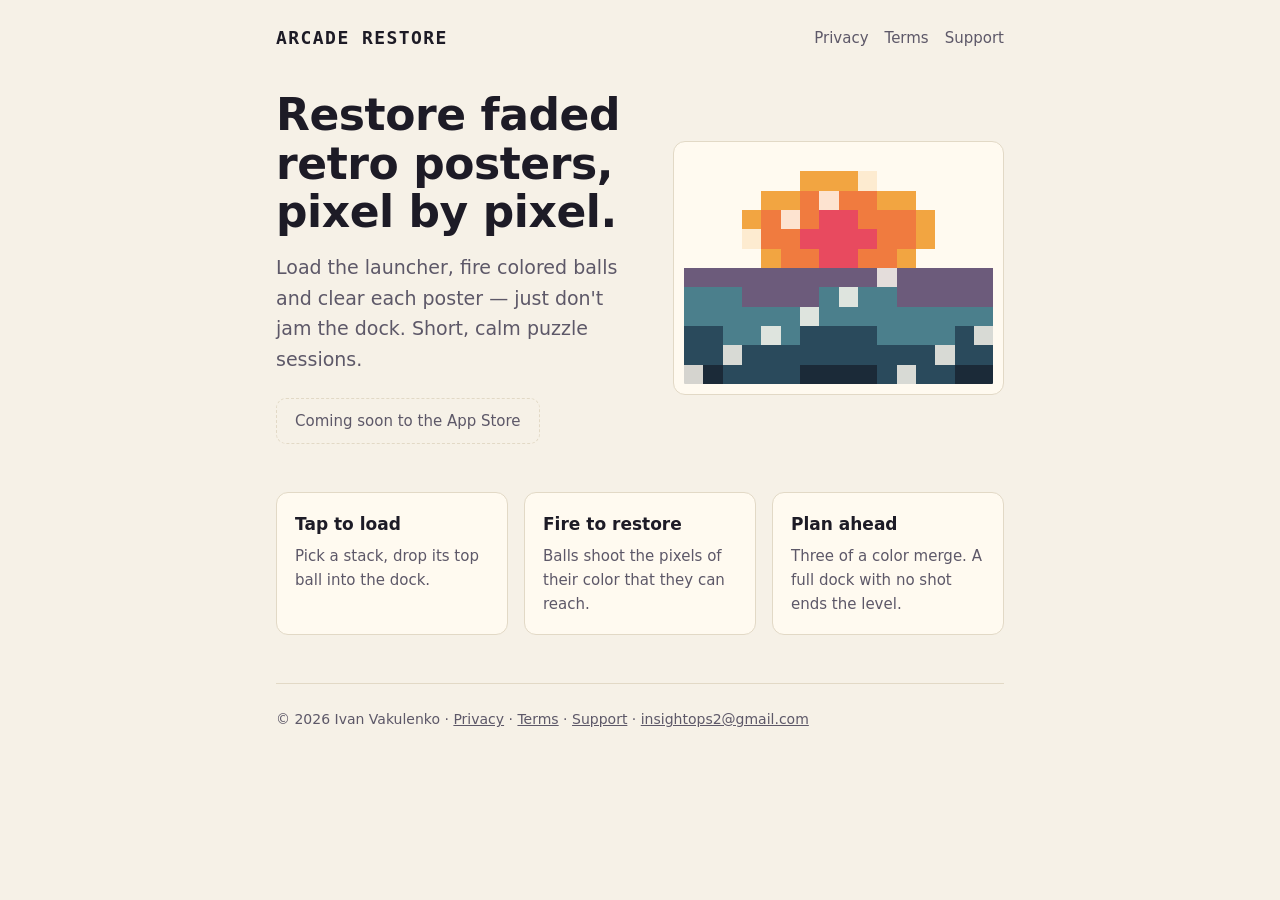
<file: index.html>
<!doctype html>
<html lang="en">
<head>
<meta charset="utf-8">
<meta name="viewport" content="width=device-width, initial-scale=1">
<title>Arcade Restore</title>
<meta name="description" content="Restore faded retro posters pixel by pixel. A color-sort puzzle for iPhone and iPad.">
<link rel="stylesheet" href="style.css">
</head>
<body>
<div class="wrap">
  <header>
    <a class="logo" href="index.html">ARCADE RESTORE</a>
    <nav><a href="privacy.html">Privacy</a><a href="terms.html">Terms</a><a href="support.html">Support</a></nav>
  </header>

  <main>
    <section class="hero">
      <div>
        <h1>Restore faded retro posters, pixel by pixel.</h1>
        <p class="lede">Load the launcher, fire colored balls and clear each poster — just don't jam the dock. Short, calm puzzle sessions.</p>
        <span class="badge">Coming soon to the App Store</span>
      </div>
      <svg class="poster" viewBox="0 0 16 12" role="img" aria-label="Pixel art sunset poster, partly restored" shape-rendering="crispEdges"><rect x="6" y="1" width="1" height="1" fill="var(--p1)"/><rect x="7" y="1" width="1" height="1" fill="var(--p1)"/><rect x="8" y="1" width="1" height="1" fill="var(--p1)"/><rect x="9" y="1" width="1" height="1" fill="var(--p1)" class="faded"/><rect x="4" y="2" width="1" height="1" fill="var(--p1)"/><rect x="5" y="2" width="1" height="1" fill="var(--p1)"/><rect x="6" y="2" width="1" height="1" fill="var(--p2)"/><rect x="7" y="2" width="1" height="1" fill="var(--p2)" class="faded"/><rect x="8" y="2" width="1" height="1" fill="var(--p2)"/><rect x="9" y="2" width="1" height="1" fill="var(--p2)"/><rect x="10" y="2" width="1" height="1" fill="var(--p1)"/><rect x="11" y="2" width="1" height="1" fill="var(--p1)"/><rect x="3" y="3" width="1" height="1" fill="var(--p1)"/><rect x="4" y="3" width="1" height="1" fill="var(--p2)"/><rect x="5" y="3" width="1" height="1" fill="var(--p2)" class="faded"/><rect x="6" y="3" width="1" height="1" fill="var(--p2)"/><rect x="7" y="3" width="1" height="1" fill="var(--p3)"/><rect x="8" y="3" width="1" height="1" fill="var(--p3)"/><rect x="9" y="3" width="1" height="1" fill="var(--p2)"/><rect x="10" y="3" width="1" height="1" fill="var(--p2)"/><rect x="11" y="3" width="1" height="1" fill="var(--p2)"/><rect x="12" y="3" width="1" height="1" fill="var(--p1)"/><rect x="3" y="4" width="1" height="1" fill="var(--p1)" class="faded"/><rect x="4" y="4" width="1" height="1" fill="var(--p2)"/><rect x="5" y="4" width="1" height="1" fill="var(--p2)"/><rect x="6" y="4" width="1" height="1" fill="var(--p3)"/><rect x="7" y="4" width="1" height="1" fill="var(--p3)"/><rect x="8" y="4" width="1" height="1" fill="var(--p3)"/><rect x="9" y="4" width="1" height="1" fill="var(--p3)"/><rect x="10" y="4" width="1" height="1" fill="var(--p2)"/><rect x="11" y="4" width="1" height="1" fill="var(--p2)"/><rect x="12" y="4" width="1" height="1" fill="var(--p1)"/><rect x="4" y="5" width="1" height="1" fill="var(--p1)"/><rect x="5" y="5" width="1" height="1" fill="var(--p2)"/><rect x="6" y="5" width="1" height="1" fill="var(--p2)"/><rect x="7" y="5" width="1" height="1" fill="var(--p3)"/><rect x="8" y="5" width="1" height="1" fill="var(--p3)"/><rect x="9" y="5" width="1" height="1" fill="var(--p2)"/><rect x="10" y="5" width="1" height="1" fill="var(--p2)"/><rect x="11" y="5" width="1" height="1" fill="var(--p1)"/><rect x="0" y="6" width="1" height="1" fill="var(--p4)"/><rect x="1" y="6" width="1" height="1" fill="var(--p4)"/><rect x="2" y="6" width="1" height="1" fill="var(--p4)"/><rect x="3" y="6" width="1" height="1" fill="var(--p4)"/><rect x="4" y="6" width="1" height="1" fill="var(--p4)"/><rect x="5" y="6" width="1" height="1" fill="var(--p4)"/><rect x="6" y="6" width="1" height="1" fill="var(--p4)"/><rect x="7" y="6" width="1" height="1" fill="var(--p4)"/><rect x="8" y="6" width="1" height="1" fill="var(--p4)"/><rect x="9" y="6" width="1" height="1" fill="var(--p4)"/><rect x="10" y="6" width="1" height="1" fill="var(--p4)" class="faded"/><rect x="11" y="6" width="1" height="1" fill="var(--p4)"/><rect x="12" y="6" width="1" height="1" fill="var(--p4)"/><rect x="13" y="6" width="1" height="1" fill="var(--p4)"/><rect x="14" y="6" width="1" height="1" fill="var(--p4)"/><rect x="15" y="6" width="1" height="1" fill="var(--p4)"/><rect x="0" y="7" width="1" height="1" fill="var(--p5)"/><rect x="1" y="7" width="1" height="1" fill="var(--p5)"/><rect x="2" y="7" width="1" height="1" fill="var(--p5)"/><rect x="3" y="7" width="1" height="1" fill="var(--p4)"/><rect x="4" y="7" width="1" height="1" fill="var(--p4)"/><rect x="5" y="7" width="1" height="1" fill="var(--p4)"/><rect x="6" y="7" width="1" height="1" fill="var(--p4)"/><rect x="7" y="7" width="1" height="1" fill="var(--p5)"/><rect x="8" y="7" width="1" height="1" fill="var(--p5)" class="faded"/><rect x="9" y="7" width="1" height="1" fill="var(--p5)"/><rect x="10" y="7" width="1" height="1" fill="var(--p5)"/><rect x="11" y="7" width="1" height="1" fill="var(--p4)"/><rect x="12" y="7" width="1" height="1" fill="var(--p4)"/><rect x="13" y="7" width="1" height="1" fill="var(--p4)"/><rect x="14" y="7" width="1" height="1" fill="var(--p4)"/><rect x="15" y="7" width="1" height="1" fill="var(--p4)"/><rect x="0" y="8" width="1" height="1" fill="var(--p5)"/><rect x="1" y="8" width="1" height="1" fill="var(--p5)"/><rect x="2" y="8" width="1" height="1" fill="var(--p5)"/><rect x="3" y="8" width="1" height="1" fill="var(--p5)"/><rect x="4" y="8" width="1" height="1" fill="var(--p5)"/><rect x="5" y="8" width="1" height="1" fill="var(--p5)"/><rect x="6" y="8" width="1" height="1" fill="var(--p5)" class="faded"/><rect x="7" y="8" width="1" height="1" fill="var(--p5)"/><rect x="8" y="8" width="1" height="1" fill="var(--p5)"/><rect x="9" y="8" width="1" height="1" fill="var(--p5)"/><rect x="10" y="8" width="1" height="1" fill="var(--p5)"/><rect x="11" y="8" width="1" height="1" fill="var(--p5)"/><rect x="12" y="8" width="1" height="1" fill="var(--p5)"/><rect x="13" y="8" width="1" height="1" fill="var(--p5)"/><rect x="14" y="8" width="1" height="1" fill="var(--p5)"/><rect x="15" y="8" width="1" height="1" fill="var(--p5)"/><rect x="0" y="9" width="1" height="1" fill="var(--p6)"/><rect x="1" y="9" width="1" height="1" fill="var(--p6)"/><rect x="2" y="9" width="1" height="1" fill="var(--p5)"/><rect x="3" y="9" width="1" height="1" fill="var(--p5)"/><rect x="4" y="9" width="1" height="1" fill="var(--p5)" class="faded"/><rect x="5" y="9" width="1" height="1" fill="var(--p5)"/><rect x="6" y="9" width="1" height="1" fill="var(--p6)"/><rect x="7" y="9" width="1" height="1" fill="var(--p6)"/><rect x="8" y="9" width="1" height="1" fill="var(--p6)"/><rect x="9" y="9" width="1" height="1" fill="var(--p6)"/><rect x="10" y="9" width="1" height="1" fill="var(--p5)"/><rect x="11" y="9" width="1" height="1" fill="var(--p5)"/><rect x="12" y="9" width="1" height="1" fill="var(--p5)"/><rect x="13" y="9" width="1" height="1" fill="var(--p5)"/><rect x="14" y="9" width="1" height="1" fill="var(--p6)"/><rect x="15" y="9" width="1" height="1" fill="var(--p6)" class="faded"/><rect x="0" y="10" width="1" height="1" fill="var(--p6)"/><rect x="1" y="10" width="1" height="1" fill="var(--p6)"/><rect x="2" y="10" width="1" height="1" fill="var(--p6)" class="faded"/><rect x="3" y="10" width="1" height="1" fill="var(--p6)"/><rect x="4" y="10" width="1" height="1" fill="var(--p6)"/><rect x="5" y="10" width="1" height="1" fill="var(--p6)"/><rect x="6" y="10" width="1" height="1" fill="var(--p6)"/><rect x="7" y="10" width="1" height="1" fill="var(--p6)"/><rect x="8" y="10" width="1" height="1" fill="var(--p6)"/><rect x="9" y="10" width="1" height="1" fill="var(--p6)"/><rect x="10" y="10" width="1" height="1" fill="var(--p6)"/><rect x="11" y="10" width="1" height="1" fill="var(--p6)"/><rect x="12" y="10" width="1" height="1" fill="var(--p6)"/><rect x="13" y="10" width="1" height="1" fill="var(--p6)" class="faded"/><rect x="14" y="10" width="1" height="1" fill="var(--p6)"/><rect x="15" y="10" width="1" height="1" fill="var(--p6)"/><rect x="0" y="11" width="1" height="1" fill="var(--p7)" class="faded"/><rect x="1" y="11" width="1" height="1" fill="var(--p7)"/><rect x="2" y="11" width="1" height="1" fill="var(--p6)"/><rect x="3" y="11" width="1" height="1" fill="var(--p6)"/><rect x="4" y="11" width="1" height="1" fill="var(--p6)"/><rect x="5" y="11" width="1" height="1" fill="var(--p6)"/><rect x="6" y="11" width="1" height="1" fill="var(--p7)"/><rect x="7" y="11" width="1" height="1" fill="var(--p7)"/><rect x="8" y="11" width="1" height="1" fill="var(--p7)"/><rect x="9" y="11" width="1" height="1" fill="var(--p7)"/><rect x="10" y="11" width="1" height="1" fill="var(--p6)"/><rect x="11" y="11" width="1" height="1" fill="var(--p6)" class="faded"/><rect x="12" y="11" width="1" height="1" fill="var(--p6)"/><rect x="13" y="11" width="1" height="1" fill="var(--p6)"/><rect x="14" y="11" width="1" height="1" fill="var(--p7)"/><rect x="15" y="11" width="1" height="1" fill="var(--p7)"/></svg>
    </section>

    <section class="features">
      <div class="card"><h2>Tap to load</h2><p>Pick a stack, drop its top ball into the dock.</p></div>
      <div class="card"><h2>Fire to restore</h2><p>Balls shoot the pixels of their color that they can reach.</p></div>
      <div class="card"><h2>Plan ahead</h2><p>Three of a color merge. A full dock with no shot ends the level.</p></div>
    </section>
  </main>

  <footer>
    © 2026 Ivan Vakulenko · <a href="privacy.html">Privacy</a> · <a href="terms.html">Terms</a> · <a href="support.html">Support</a> · <a href="mailto:insightops2@gmail.com">insightops2@gmail.com</a>
  </footer>
</div>
</body>
</html>
</file>
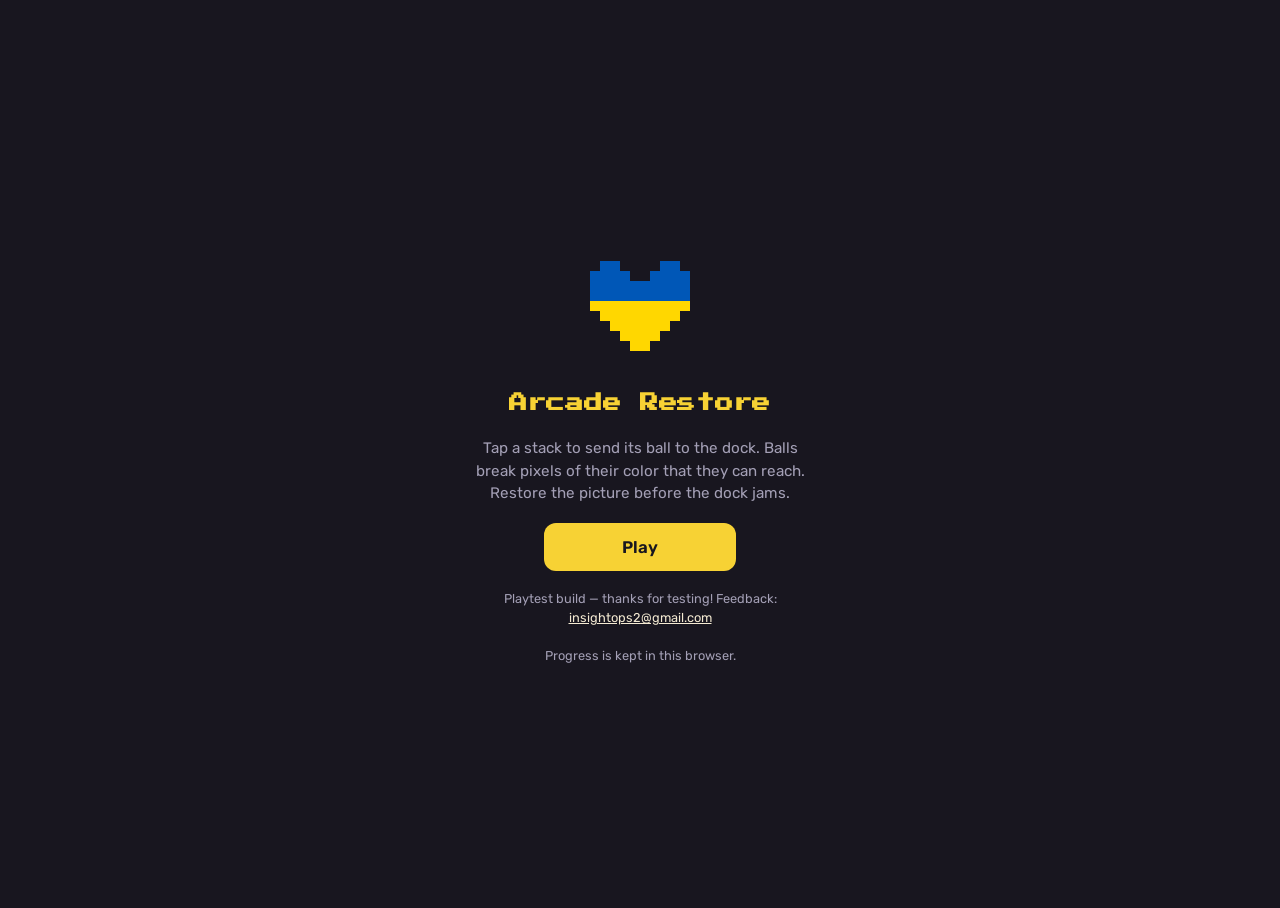
<file: play-511403/index.html>
<!doctype html>
<html lang="en">
<head>
<meta charset="utf-8">
<meta name="viewport" content="width=device-width, initial-scale=1, viewport-fit=cover, user-scalable=no">
<meta name="robots" content="noindex, nofollow">
<title>Arcade Restore — playtest</title>
<style>
/* Layout: one full-height stage; the game canvas fills it, a start card sits on top until play. */
:root {
  --ink: #18161f;      /* game background, matches the level screen */
  --panel: #2c2a38;    /* board backdrop */
  --text: #f4ead2;     /* palette cream */
  --muted: #a39fb5;
  --accent: #f7d234;   /* palette yellow, the win-screen accent */
  --display: "Press Start 2P", ui-monospace, Menlo, monospace;
  --body: "Rubik", system-ui, -apple-system, "Segoe UI", sans-serif;
  color-scheme: dark;
}
html, body { height: 100%; }
body { background: var(--ink); color: var(--text); font-family: var(--body); overflow: hidden; }
#stage { position: relative; height: 100%; display: grid; place-items: center; }
#canvas { display: block; width: 100%; height: 100%; outline: none; touch-action: none; background: var(--ink); }
#start {
  position: absolute; inset: 0; display: grid; place-items: center; padding-inline: 16px;
  background: var(--ink);
}
.card { display: grid; gap: 18px; justify-items: center; text-align: center; max-width: 22rem; }
.logo { image-rendering: pixelated; width: 120px; height: 120px; }
h1 { margin: 0; font-family: var(--display); font-size: 1.15rem; line-height: 1.6; color: var(--accent); text-wrap: balance; letter-spacing: 0.04em; }
p { margin: 0; color: var(--muted); line-height: 1.5; font-size: 0.95rem; }
button {
  font: 600 1.05rem var(--body); color: var(--ink); background: var(--accent);
  border: 0; border-radius: 12px; padding: 14px 40px; cursor: pointer; min-width: 12rem;
}
button:focus-visible { outline: 3px solid var(--text); outline-offset: 3px; }
button[disabled] { opacity: 0.6; cursor: progress; }
.bar { width: 14rem; height: 8px; background: var(--panel); border-radius: 4px; overflow: hidden; }
.bar > i { display: block; height: 100%; width: 0%; background: var(--accent); transition: width 0.2s; }
.note { font-size: 0.8rem; }
#err { color: #ff8b7b; font-size: 0.85rem; white-space: pre-wrap; }
@media (prefers-reduced-motion: reduce) { .bar > i { transition: none; } }
.note a { color: var(--text); }
</style>
<link rel="stylesheet" href="https://fonts.googleapis.com/css2?family=Press+Start+2P&family=Rubik:wght@400;600&display=swap">
</head>
<body>
<div id="stage">
  <canvas id="canvas" tabindex="-1">Your browser does not support the canvas element.</canvas>
  <div id="start">
    <div class="card">
      <canvas class="logo" id="logo" width="12" height="12" aria-hidden="true"></canvas>
      <h1>Arcade Restore</h1>
      <p>Tap a stack to send its ball to the dock. Balls break pixels of their color that they can reach. Restore the picture before the dock jams.</p>
      <button id="play" type="button">Play</button>
      <div class="bar" id="bar" hidden><i id="fill"></i></div>
      <p class="note" id="note">Playtest build — thanks for testing! Feedback: <a href="mailto:insightops2@gmail.com">insightops2@gmail.com</a></p>
      <p class="note">Progress is kept in this browser.</p>
      <p id="err" hidden></p>
    </div>
  </div>
</div>

<script src="index.js"></script>
<script>
// Pixel heart logo in the colours of the Ukrainian flag: blue top, yellow bottom (Ivan, 2026-10-17).
(function () {
  const c = document.getElementById('logo').getContext('2d');
  const rows = ['............', '..aa....aa..', '.aaaa..aaaa.', '.aaaaaaaaaa.', '.aaaaaaaaaa.',
    '.hhhhhhhhhh.', '..hhhhhhhh..', '...hhhhhh...', '....hhhh....', '.....hh.....', '............', '............'];
  const col = { a: '#0057b7', h: '#ffd700' };
  rows.forEach((r, y) => [...r].forEach((ch, x) => { if (col[ch]) { c.fillStyle = col[ch]; c.fillRect(x, y, 1, 1); } }));
})();

// Published files: the wasm is gzip-compressed (artifact file size limit) and decompressed here.
const FILES = { 'index.wasm': 'engine.gz.wasm', 'index.pck': 'game.pck.wasm' };
const realFetch = window.fetch.bind(window);
window.fetch = async function (input, init) {
  const url = typeof input === 'string' ? input : input.url;
  const name = url.split('/').pop().split('?')[0];
  if (name === 'index.wasm') {
    const resp = await realFetch(FILES[name], init);
    if (!resp.ok) throw new Error('Could not load the game engine (' + resp.status + ').');
    const stream = resp.body.pipeThrough(new DecompressionStream('gzip'));
    return new Response(stream, { headers: { 'Content-Type': 'application/wasm' } });
  }
  if (name === 'index.pck') return realFetch(FILES[name], init);
  return realFetch(input, init);
};

const GODOT_CONFIG = {"args":[],"canvasResizePolicy":2,"ensureCrossOriginIsolationHeaders":false,"executable":"index","experimentalVK":false,"fileSizes":{"index.pck":2452760,"index.wasm":39514754},"focusCanvas":true,"gdextensionLibs":[]};
const engine = new Engine(GODOT_CONFIG);

const playBtn = document.getElementById('play');
const bar = document.getElementById('bar');
const fill = document.getElementById('fill');
const err = document.getElementById('err');

function fail(e) {
  console.error(e);
  err.textContent = 'The game could not start: ' + (e && e.message ? e.message : e) + '\nTry Chrome or Safari, or reload the page.';
  err.hidden = false;
  playBtn.disabled = false;
  playBtn.textContent = 'Try again';
}

// Narration (T12.2): browsers list their voices asynchronously and only speak after a user
// gesture (iOS Safari: the first utterance must start inside the gesture handler). The Play
// click asks for the voices early and speaks one silent utterance to unlock the voice.
function unlockVoice() {
  try {
    if (!('speechSynthesis' in window)) return;
    window.speechSynthesis.getVoices();
    const u = new SpeechSynthesisUtterance(' ');
    u.volume = 0;
    window.speechSynthesis.speak(u);
  } catch (e) { console.warn('speech unlock failed', e); }
}

playBtn.addEventListener('click', () => {
  unlockVoice();
  const missing = Engine.getMissingFeatures({ threads: false });
  if (missing.length) { fail(new Error('This browser lacks: ' + missing.join(', '))); return; }
  playBtn.disabled = true;
  playBtn.textContent = 'Loading…';
  bar.hidden = false;
  err.hidden = true;
  engine.startGame({
    onProgress: (current, total) => { if (total > 0) fill.style.width = Math.min(100, (current / total) * 100) + '%'; },
  }).then(() => {
    document.getElementById('start').remove();
    document.getElementById('canvas').focus();
  }, fail);
});
</script>
</body>
</html>
</file>
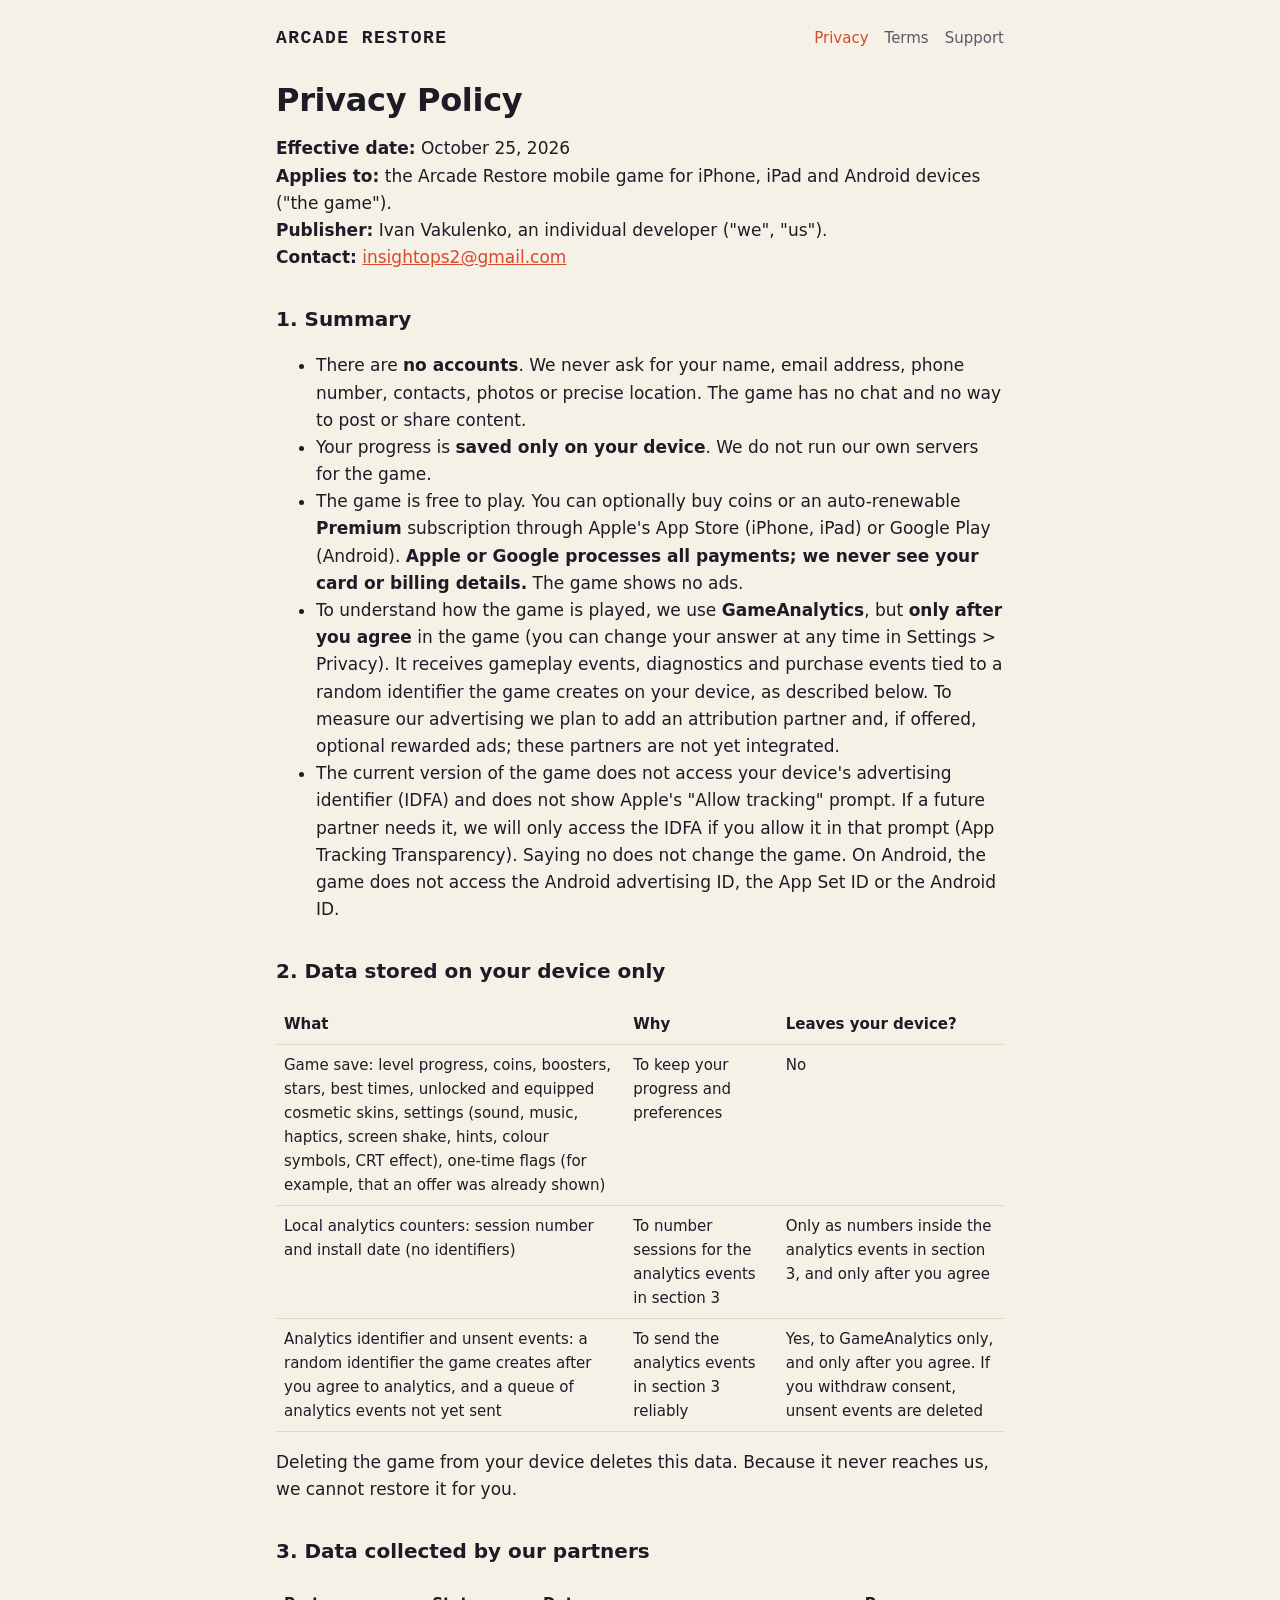
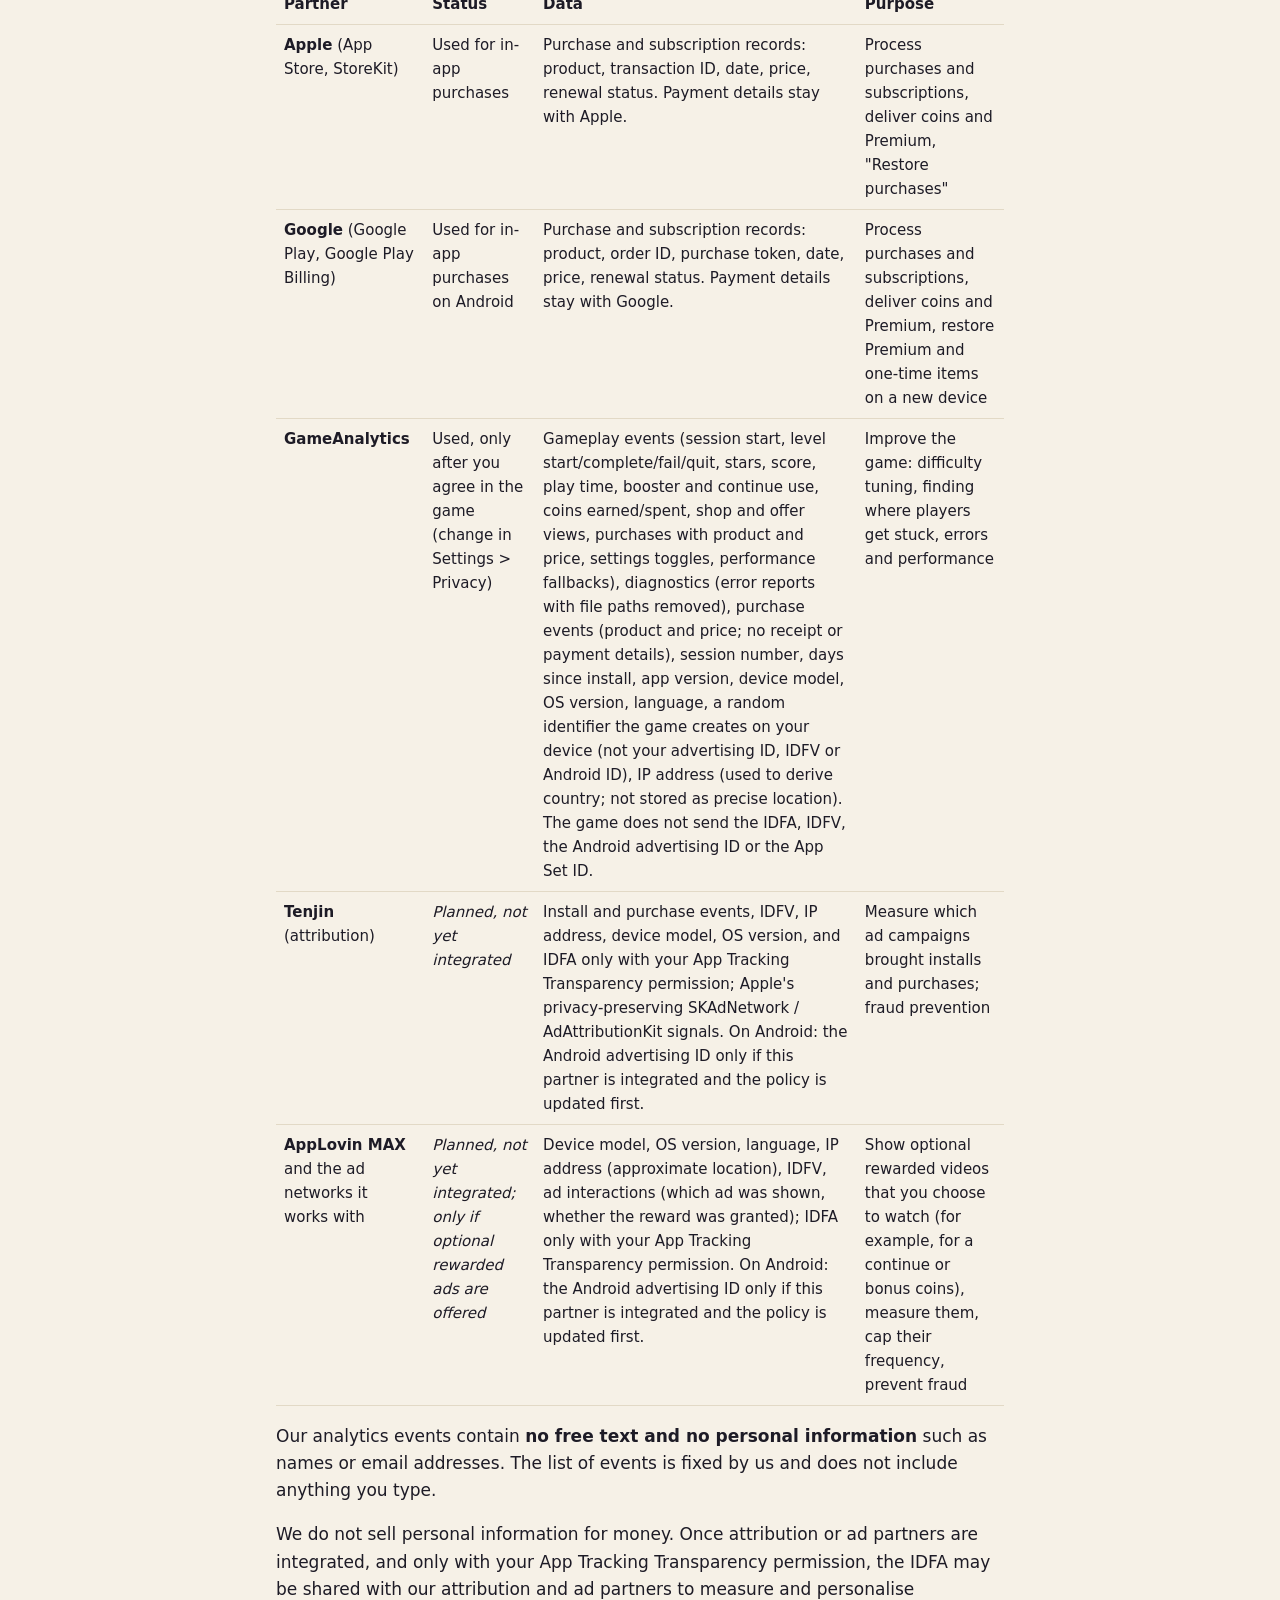
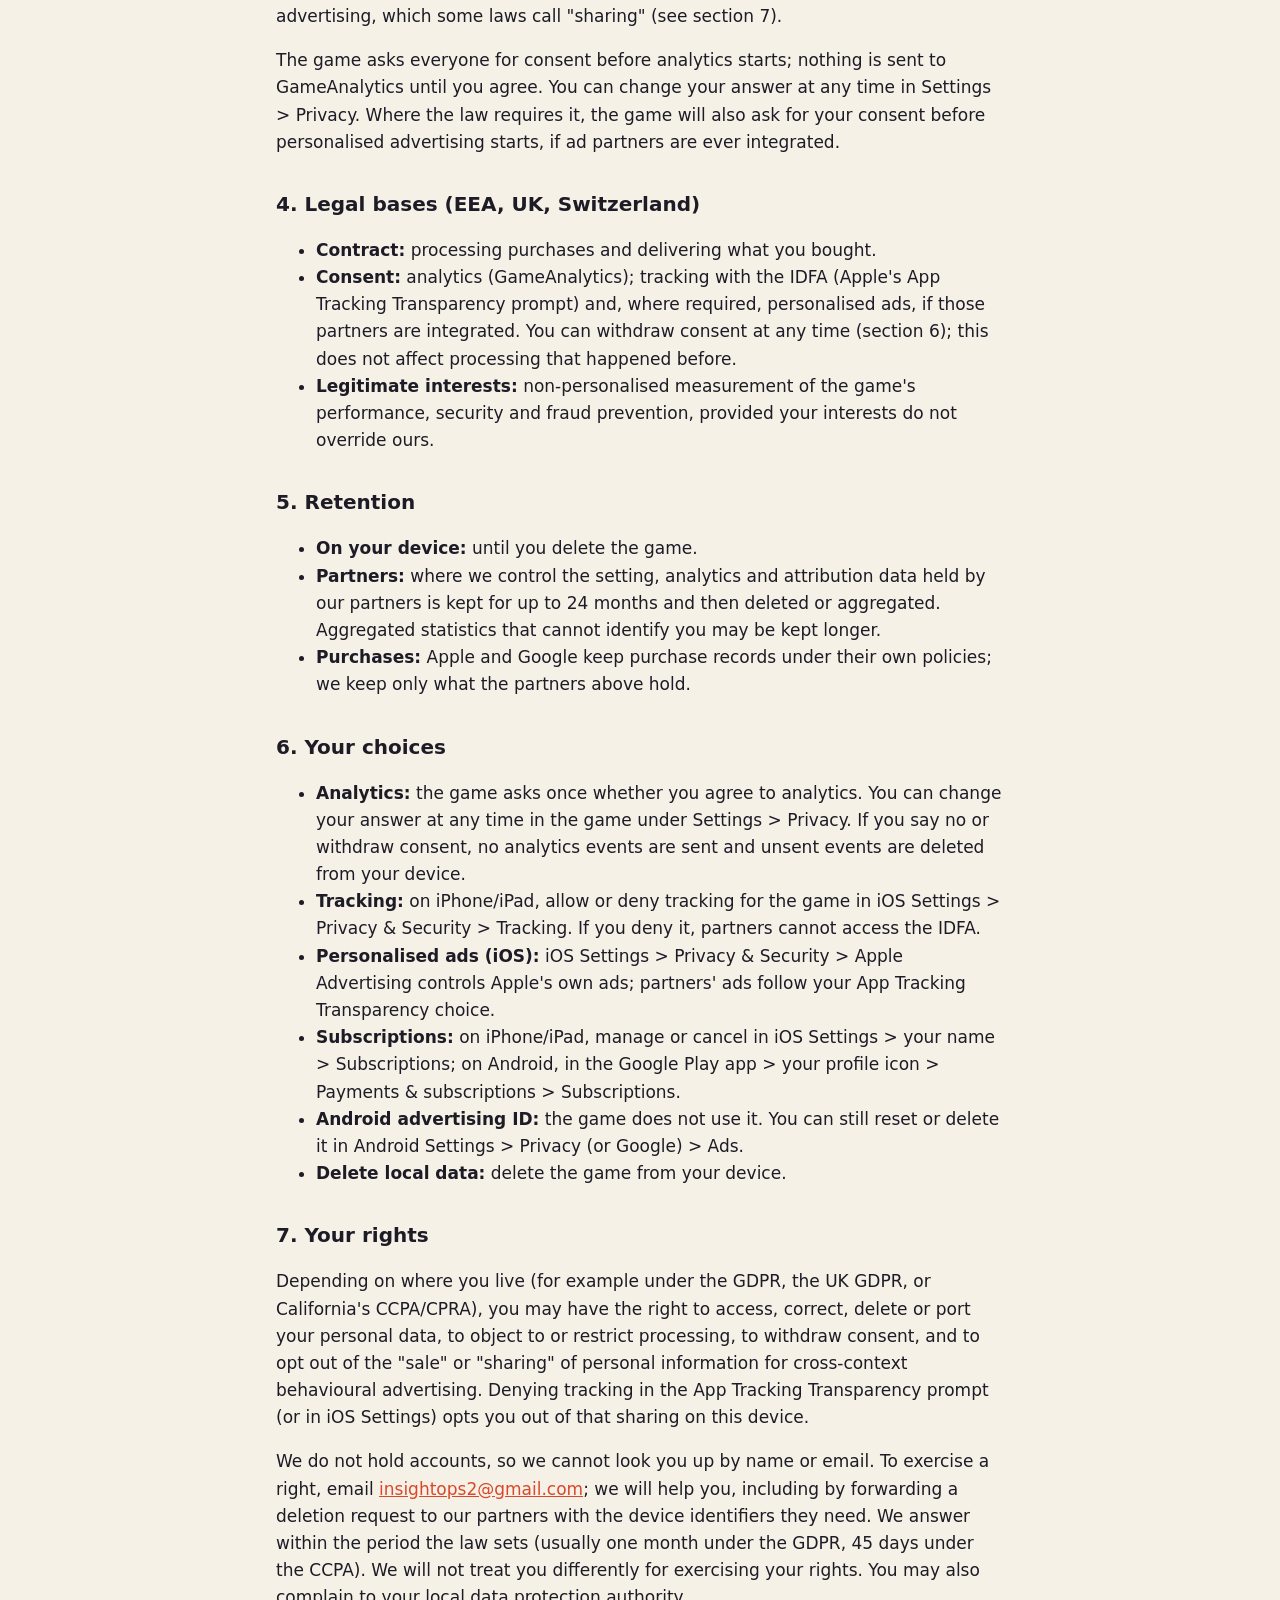
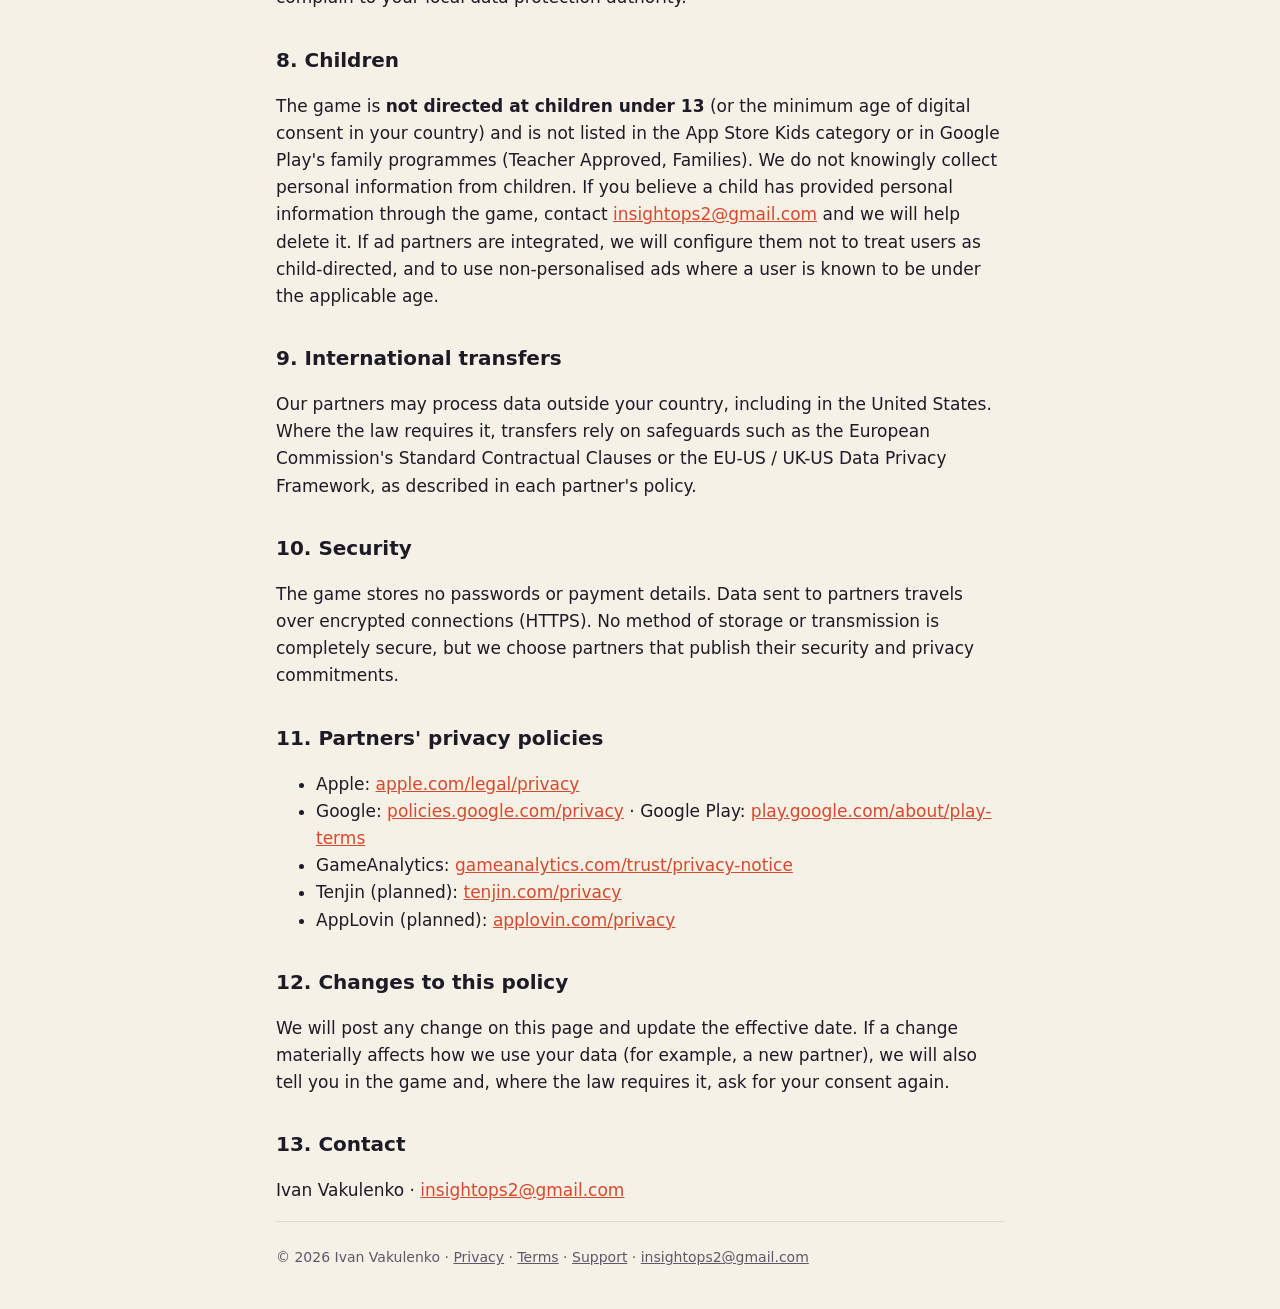
<file: privacy.html>
<!doctype html>
<html lang="en">
<head>
<meta charset="utf-8">
<meta name="viewport" content="width=device-width, initial-scale=1">
<title>Privacy Policy — Arcade Restore</title>
<meta name="description" content="Privacy policy for the Arcade Restore mobile game for iPhone, iPad and Android devices.">
<link rel="stylesheet" href="style.css">
</head>
<body>
<div class="wrap legal">
  <header>
    <a class="logo" href="index.html">ARCADE RESTORE</a>
    <nav><a href="privacy.html" aria-current="page">Privacy</a><a href="terms.html">Terms</a><a href="support.html">Support</a></nav>
  </header>

  <main>
    <h1>Privacy Policy</h1>
    <p><strong>Effective date:</strong> October 25, 2026<br>
    <strong>Applies to:</strong> the Arcade Restore mobile game for iPhone, iPad and Android devices ("the game").<br>
    <strong>Publisher:</strong> Ivan Vakulenko, an individual developer ("we", "us").<br>
    <strong>Contact:</strong> <a href="mailto:insightops2@gmail.com">insightops2@gmail.com</a></p>

    <h2>1. Summary</h2>
    <ul>
      <li>There are <strong>no accounts</strong>. We never ask for your name, email address, phone number, contacts, photos or precise location. The game has no chat and no way to post or share content.</li>
      <li>Your progress is <strong>saved only on your device</strong>. We do not run our own servers for the game.</li>
      <li>The game is free to play. You can optionally buy coins or an auto-renewable <strong>Premium</strong> subscription through Apple's App Store (iPhone, iPad) or Google Play (Android). <strong>Apple or Google processes all payments; we never see your card or billing details.</strong> The game shows no ads.</li>
      <li>To understand how the game is played, we use <strong>GameAnalytics</strong>, but <strong>only after you agree</strong> in the game (you can change your answer at any time in Settings &gt; Privacy). It receives gameplay events, diagnostics and purchase events tied to a random identifier the game creates on your device, as described below. To measure our advertising we plan to add an attribution partner and, if offered, optional rewarded ads; these partners are not yet integrated.</li>
      <li>The current version of the game does not access your device's advertising identifier (IDFA) and does not show Apple's "Allow tracking" prompt. If a future partner needs it, we will only access the IDFA if you allow it in that prompt (App Tracking Transparency). Saying no does not change the game. On Android, the game does not access the Android advertising ID, the App Set ID or the Android ID.</li>
    </ul>

    <h2>2. Data stored on your device only</h2>
    <table>
      <thead><tr><th>What</th><th>Why</th><th>Leaves your device?</th></tr></thead>
      <tbody>
        <tr><td>Game save: level progress, coins, boosters, stars, best times, unlocked and equipped cosmetic skins, settings (sound, music, haptics, screen shake, hints, colour symbols, CRT effect), one-time flags (for example, that an offer was already shown)</td><td>To keep your progress and preferences</td><td>No</td></tr>
        <tr><td>Local analytics counters: session number and install date (no identifiers)</td><td>To number sessions for the analytics events in section 3</td><td>Only as numbers inside the analytics events in section 3, and only after you agree</td></tr>
        <tr><td>Analytics identifier and unsent events: a random identifier the game creates after you agree to analytics, and a queue of analytics events not yet sent</td><td>To send the analytics events in section 3 reliably</td><td>Yes, to GameAnalytics only, and only after you agree. If you withdraw consent, unsent events are deleted</td></tr>
      </tbody>
    </table>
    <p>Deleting the game from your device deletes this data. Because it never reaches us, we cannot restore it for you.</p>

    <h2>3. Data collected by our partners</h2>
    <table>
      <thead><tr><th>Partner</th><th>Status</th><th>Data</th><th>Purpose</th></tr></thead>
      <tbody>
        <tr><td><strong>Apple</strong> (App Store, StoreKit)</td><td>Used for in-app purchases</td><td>Purchase and subscription records: product, transaction ID, date, price, renewal status. Payment details stay with Apple.</td><td>Process purchases and subscriptions, deliver coins and Premium, "Restore purchases"</td></tr>
        <tr><td><strong>Google</strong> (Google Play, Google Play Billing)</td><td>Used for in-app purchases on Android</td><td>Purchase and subscription records: product, order ID, purchase token, date, price, renewal status. Payment details stay with Google.</td><td>Process purchases and subscriptions, deliver coins and Premium, restore Premium and one-time items on a new device</td></tr>
        <tr><td><strong>GameAnalytics</strong></td><td>Used, only after you agree in the game (change in Settings &gt; Privacy)</td><td>Gameplay events (session start, level start/complete/fail/quit, stars, score, play time, booster and continue use, coins earned/spent, shop and offer views, purchases with product and price, settings toggles, performance fallbacks), diagnostics (error reports with file paths removed), purchase events (product and price; no receipt or payment details), session number, days since install, app version, device model, OS version, language, a random identifier the game creates on your device (not your advertising ID, IDFV or Android ID), IP address (used to derive country; not stored as precise location). The game does not send the IDFA, IDFV, the Android advertising ID or the App Set ID.</td><td>Improve the game: difficulty tuning, finding where players get stuck, errors and performance</td></tr>
        <tr><td><strong>Tenjin</strong> (attribution)</td><td><em>Planned, not yet integrated</em></td><td>Install and purchase events, IDFV, IP address, device model, OS version, and IDFA only with your App Tracking Transparency permission; Apple's privacy-preserving SKAdNetwork / AdAttributionKit signals. On Android: the Android advertising ID only if this partner is integrated and the policy is updated first.</td><td>Measure which ad campaigns brought installs and purchases; fraud prevention</td></tr>
        <tr><td><strong>AppLovin MAX</strong> and the ad networks it works with</td><td><em>Planned, not yet integrated; only if optional rewarded ads are offered</em></td><td>Device model, OS version, language, IP address (approximate location), IDFV, ad interactions (which ad was shown, whether the reward was granted); IDFA only with your App Tracking Transparency permission. On Android: the Android advertising ID only if this partner is integrated and the policy is updated first.</td><td>Show optional rewarded videos that you choose to watch (for example, for a continue or bonus coins), measure them, cap their frequency, prevent fraud</td></tr>
      </tbody>
    </table>
    <p>Our analytics events contain <strong>no free text and no personal information</strong> such as names or email addresses. The list of events is fixed by us and does not include anything you type.</p>
    <p>We do not sell personal information for money. Once attribution or ad partners are integrated, and only with your App Tracking Transparency permission, the IDFA may be shared with our attribution and ad partners to measure and personalise advertising, which some laws call "sharing" (see section 7).</p>
    <p>The game asks everyone for consent before analytics starts; nothing is sent to GameAnalytics until you agree. You can change your answer at any time in Settings &gt; Privacy. Where the law requires it, the game will also ask for your consent before personalised advertising starts, if ad partners are ever integrated.</p>

    <h2>4. Legal bases (EEA, UK, Switzerland)</h2>
    <ul>
      <li><strong>Contract:</strong> processing purchases and delivering what you bought.</li>
      <li><strong>Consent:</strong> analytics (GameAnalytics); tracking with the IDFA (Apple's App Tracking Transparency prompt) and, where required, personalised ads, if those partners are integrated. You can withdraw consent at any time (section 6); this does not affect processing that happened before.</li>
      <li><strong>Legitimate interests:</strong> non-personalised measurement of the game's performance, security and fraud prevention, provided your interests do not override ours.</li>
    </ul>

    <h2>5. Retention</h2>
    <ul>
      <li><strong>On your device:</strong> until you delete the game.</li>
      <li><strong>Partners:</strong> where we control the setting, analytics and attribution data held by our partners is kept for up to 24 months and then deleted or aggregated. Aggregated statistics that cannot identify you may be kept longer.</li>
      <li><strong>Purchases:</strong> Apple and Google keep purchase records under their own policies; we keep only what the partners above hold.</li>
    </ul>

    <h2>6. Your choices</h2>
    <ul>
      <li><strong>Analytics:</strong> the game asks once whether you agree to analytics. You can change your answer at any time in the game under Settings &gt; Privacy. If you say no or withdraw consent, no analytics events are sent and unsent events are deleted from your device.</li>
      <li><strong>Tracking:</strong> on iPhone/iPad, allow or deny tracking for the game in iOS Settings &gt; Privacy &amp; Security &gt; Tracking. If you deny it, partners cannot access the IDFA.</li>
      <li><strong>Personalised ads (iOS):</strong> iOS Settings &gt; Privacy &amp; Security &gt; Apple Advertising controls Apple's own ads; partners' ads follow your App Tracking Transparency choice.</li>
      <li><strong>Subscriptions:</strong> on iPhone/iPad, manage or cancel in iOS Settings &gt; your name &gt; Subscriptions; on Android, in the Google Play app &gt; your profile icon &gt; Payments &amp; subscriptions &gt; Subscriptions.</li>
      <li><strong>Android advertising ID:</strong> the game does not use it. You can still reset or delete it in Android Settings &gt; Privacy (or Google) &gt; Ads.</li>
      <li><strong>Delete local data:</strong> delete the game from your device.</li>
    </ul>

    <h2>7. Your rights</h2>
    <p>Depending on where you live (for example under the GDPR, the UK GDPR, or California's CCPA/CPRA), you may have the right to access, correct, delete or port your personal data, to object to or restrict processing, to withdraw consent, and to opt out of the "sale" or "sharing" of personal information for cross-context behavioural advertising. Denying tracking in the App Tracking Transparency prompt (or in iOS Settings) opts you out of that sharing on this device.</p>
    <p>We do not hold accounts, so we cannot look you up by name or email. To exercise a right, email <a href="mailto:insightops2@gmail.com">insightops2@gmail.com</a>; we will help you, including by forwarding a deletion request to our partners with the device identifiers they need. We answer within the period the law sets (usually one month under the GDPR, 45 days under the CCPA). We will not treat you differently for exercising your rights. You may also complain to your local data protection authority.</p>

    <h2>8. Children</h2>
    <p>The game is <strong>not directed at children under 13</strong> (or the minimum age of digital consent in your country) and is not listed in the App Store Kids category or in Google Play's family programmes (Teacher Approved, Families). We do not knowingly collect personal information from children. If you believe a child has provided personal information through the game, contact <a href="mailto:insightops2@gmail.com">insightops2@gmail.com</a> and we will help delete it. If ad partners are integrated, we will configure them not to treat users as child-directed, and to use non-personalised ads where a user is known to be under the applicable age.</p>

    <h2>9. International transfers</h2>
    <p>Our partners may process data outside your country, including in the United States. Where the law requires it, transfers rely on safeguards such as the European Commission's Standard Contractual Clauses or the EU-US / UK-US Data Privacy Framework, as described in each partner's policy.</p>

    <h2>10. Security</h2>
    <p>The game stores no passwords or payment details. Data sent to partners travels over encrypted connections (HTTPS). No method of storage or transmission is completely secure, but we choose partners that publish their security and privacy commitments.</p>

    <h2>11. Partners' privacy policies</h2>
    <ul>
      <li>Apple: <a href="https://www.apple.com/legal/privacy/">apple.com/legal/privacy</a></li>
      <li>Google: <a href="https://policies.google.com/privacy">policies.google.com/privacy</a> · Google Play: <a href="https://play.google.com/about/play-terms/">play.google.com/about/play-terms</a></li>
      <li>GameAnalytics: <a href="https://www.gameanalytics.com/trust/privacy-notice">gameanalytics.com/trust/privacy-notice</a></li>
      <li>Tenjin (planned): <a href="https://tenjin.com/privacy/">tenjin.com/privacy</a></li>
      <li>AppLovin (planned): <a href="https://www.applovin.com/privacy/">applovin.com/privacy</a></li>
    </ul>

    <h2>12. Changes to this policy</h2>
    <p>We will post any change on this page and update the effective date. If a change materially affects how we use your data (for example, a new partner), we will also tell you in the game and, where the law requires it, ask for your consent again.</p>

    <h2>13. Contact</h2>
    <p>Ivan Vakulenko · <a href="mailto:insightops2@gmail.com">insightops2@gmail.com</a></p>
  </main>

  <footer>
    © 2026 Ivan Vakulenko · <a href="privacy.html">Privacy</a> · <a href="terms.html">Terms</a> · <a href="support.html">Support</a> · <a href="mailto:insightops2@gmail.com">insightops2@gmail.com</a>
  </footer>
</div>
</body>
</html>
</file>
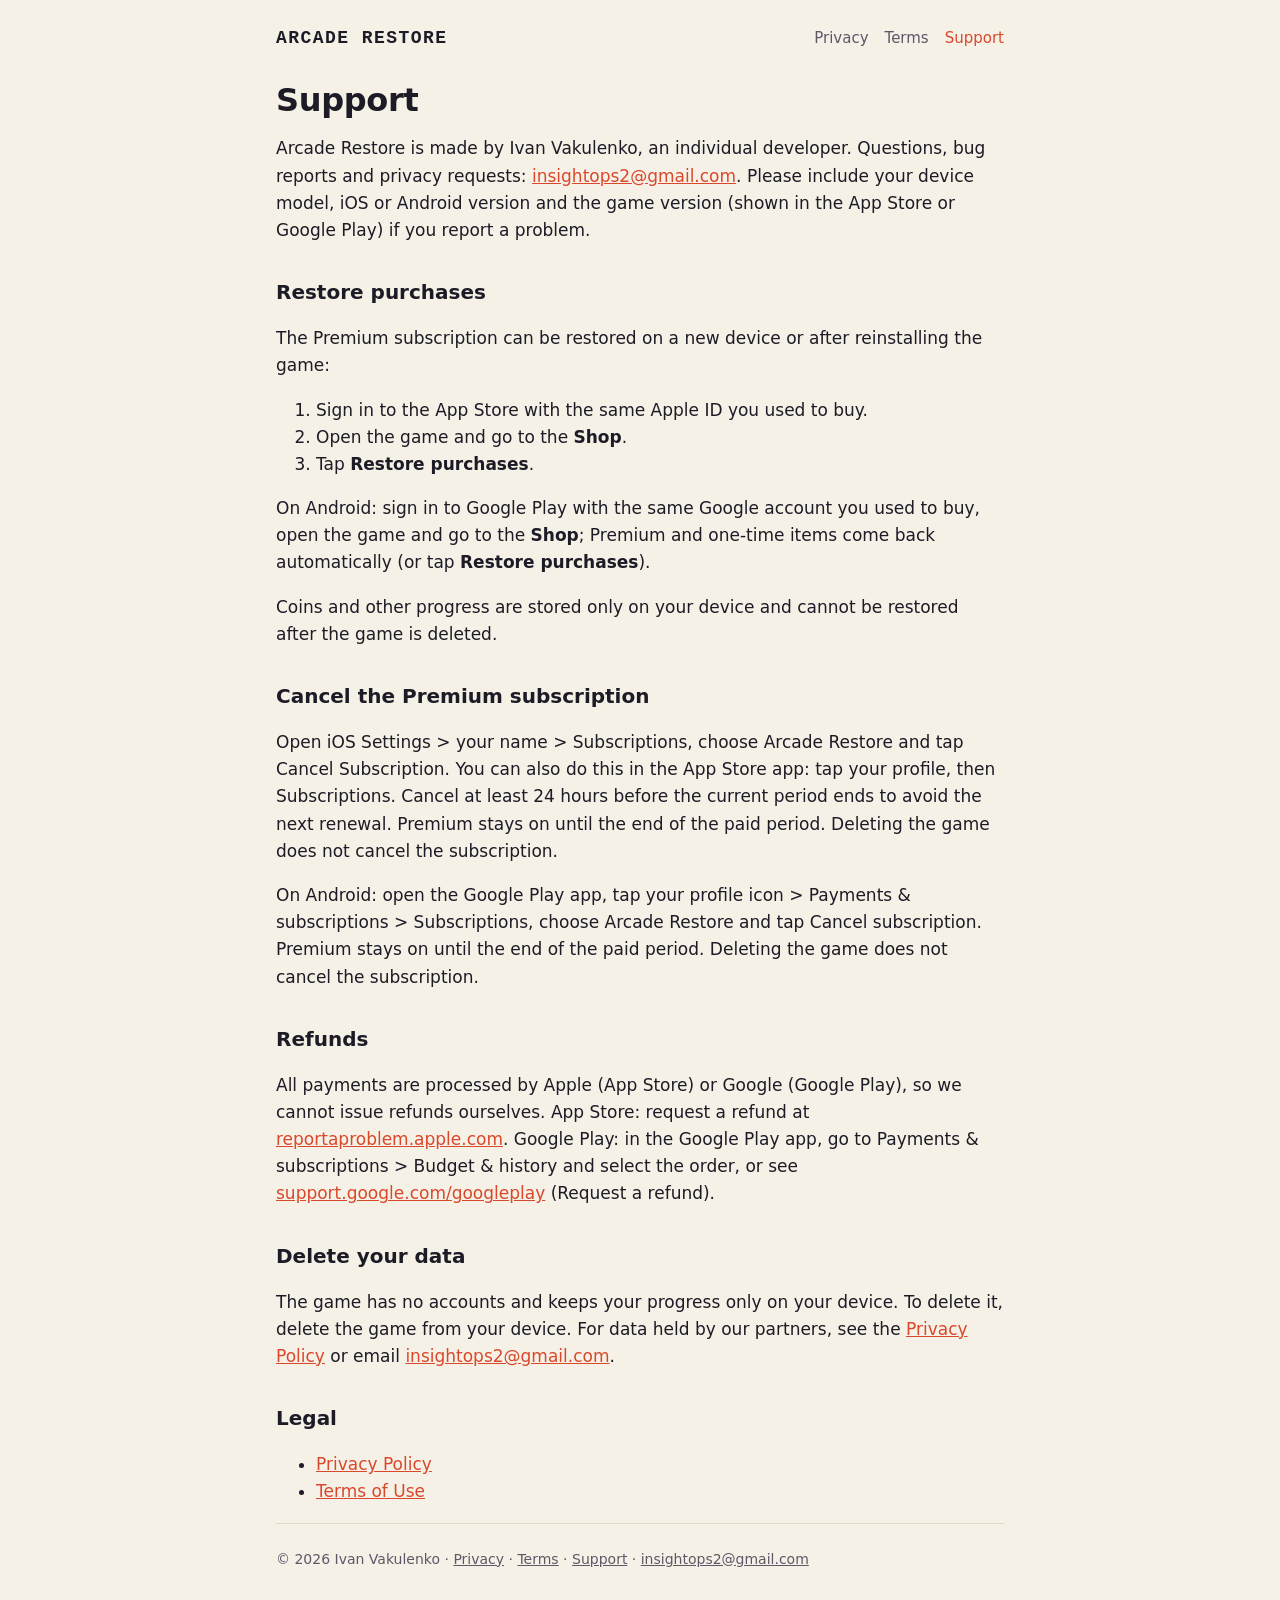
<file: support.html>
<!doctype html>
<html lang="en">
<head>
<meta charset="utf-8">
<meta name="viewport" content="width=device-width, initial-scale=1">
<title>Support — Arcade Restore</title>
<meta name="description" content="Support for the Arcade Restore mobile game: contact, restoring purchases, cancelling Premium, deleting data.">
<link rel="stylesheet" href="style.css">
</head>
<body>
<div class="wrap legal">
  <header>
    <a class="logo" href="index.html">ARCADE RESTORE</a>
    <nav><a href="privacy.html">Privacy</a><a href="terms.html">Terms</a><a href="support.html" aria-current="page">Support</a></nav>
  </header>

  <main>
    <h1>Support</h1>
    <p>Arcade Restore is made by Ivan Vakulenko, an individual developer. Questions, bug reports and privacy requests: <a href="mailto:insightops2@gmail.com">insightops2@gmail.com</a>. Please include your device model, iOS or Android version and the game version (shown in the App Store or Google Play) if you report a problem.</p>

    <h2>Restore purchases</h2>
    <p>The Premium subscription can be restored on a new device or after reinstalling the game:</p>
    <ol>
      <li>Sign in to the App Store with the same Apple ID you used to buy.</li>
      <li>Open the game and go to the <strong>Shop</strong>.</li>
      <li>Tap <strong>Restore purchases</strong>.</li>
    </ol>
    <p>On Android: sign in to Google Play with the same Google account you used to buy, open the game and go to the <strong>Shop</strong>; Premium and one-time items come back automatically (or tap <strong>Restore purchases</strong>).</p>
    <p>Coins and other progress are stored only on your device and cannot be restored after the game is deleted.</p>

    <h2>Cancel the Premium subscription</h2>
    <p>Open iOS Settings &gt; your name &gt; Subscriptions, choose Arcade Restore and tap Cancel Subscription. You can also do this in the App Store app: tap your profile, then Subscriptions. Cancel at least 24 hours before the current period ends to avoid the next renewal. Premium stays on until the end of the paid period. Deleting the game does not cancel the subscription.</p>
    <p>On Android: open the Google Play app, tap your profile icon &gt; Payments &amp; subscriptions &gt; Subscriptions, choose Arcade Restore and tap Cancel subscription. Premium stays on until the end of the paid period. Deleting the game does not cancel the subscription.</p>

    <h2>Refunds</h2>
    <p>All payments are processed by Apple (App Store) or Google (Google Play), so we cannot issue refunds ourselves. App Store: request a refund at <a href="https://reportaproblem.apple.com">reportaproblem.apple.com</a>. Google Play: in the Google Play app, go to Payments &amp; subscriptions &gt; Budget &amp; history and select the order, or see <a href="https://support.google.com/googleplay">support.google.com/googleplay</a> (Request a refund).</p>

    <h2>Delete your data</h2>
    <p>The game has no accounts and keeps your progress only on your device. To delete it, delete the game from your device. For data held by our partners, see the <a href="privacy.html">Privacy Policy</a> or email <a href="mailto:insightops2@gmail.com">insightops2@gmail.com</a>.</p>

    <h2>Legal</h2>
    <ul>
      <li><a href="privacy.html">Privacy Policy</a></li>
      <li><a href="terms.html">Terms of Use</a></li>
    </ul>
  </main>

  <footer>
    © 2026 Ivan Vakulenko · <a href="privacy.html">Privacy</a> · <a href="terms.html">Terms</a> · <a href="support.html">Support</a> · <a href="mailto:insightops2@gmail.com">insightops2@gmail.com</a>
  </footer>
</div>
</body>
</html>
</file>
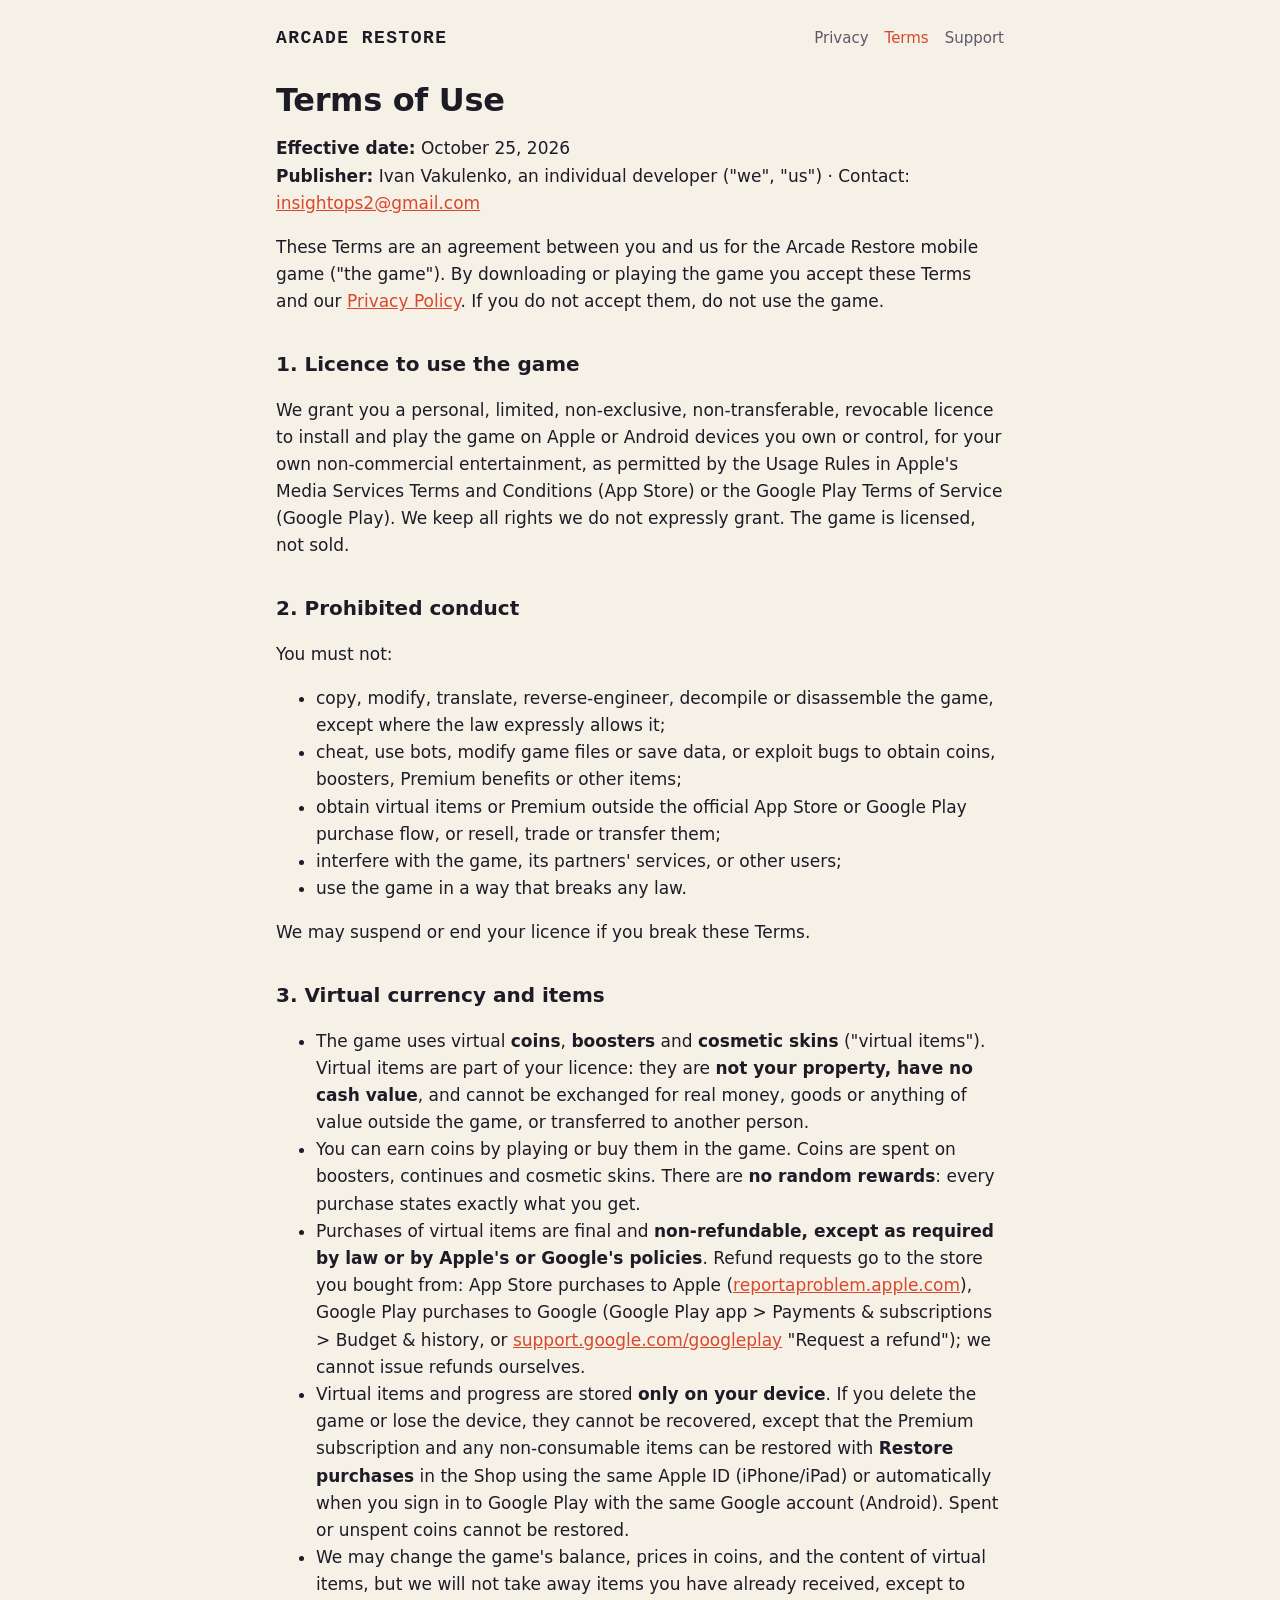
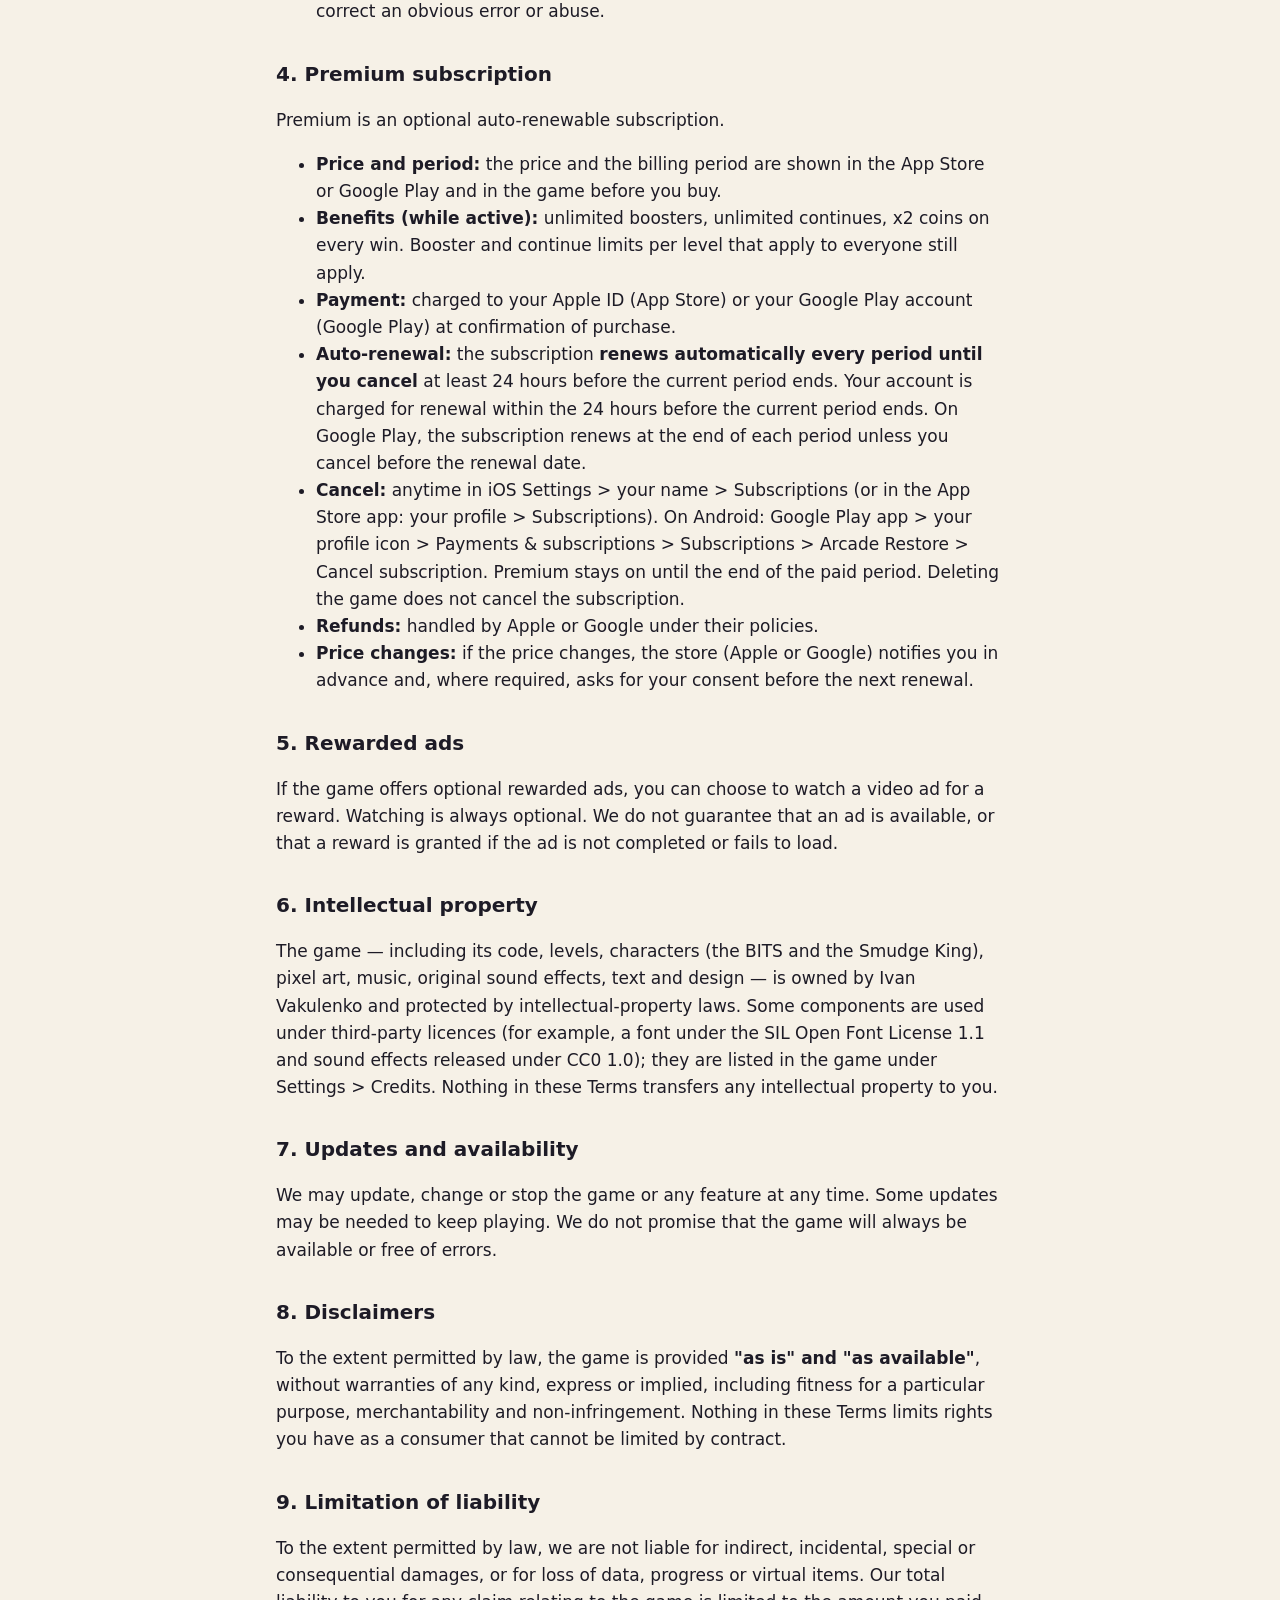
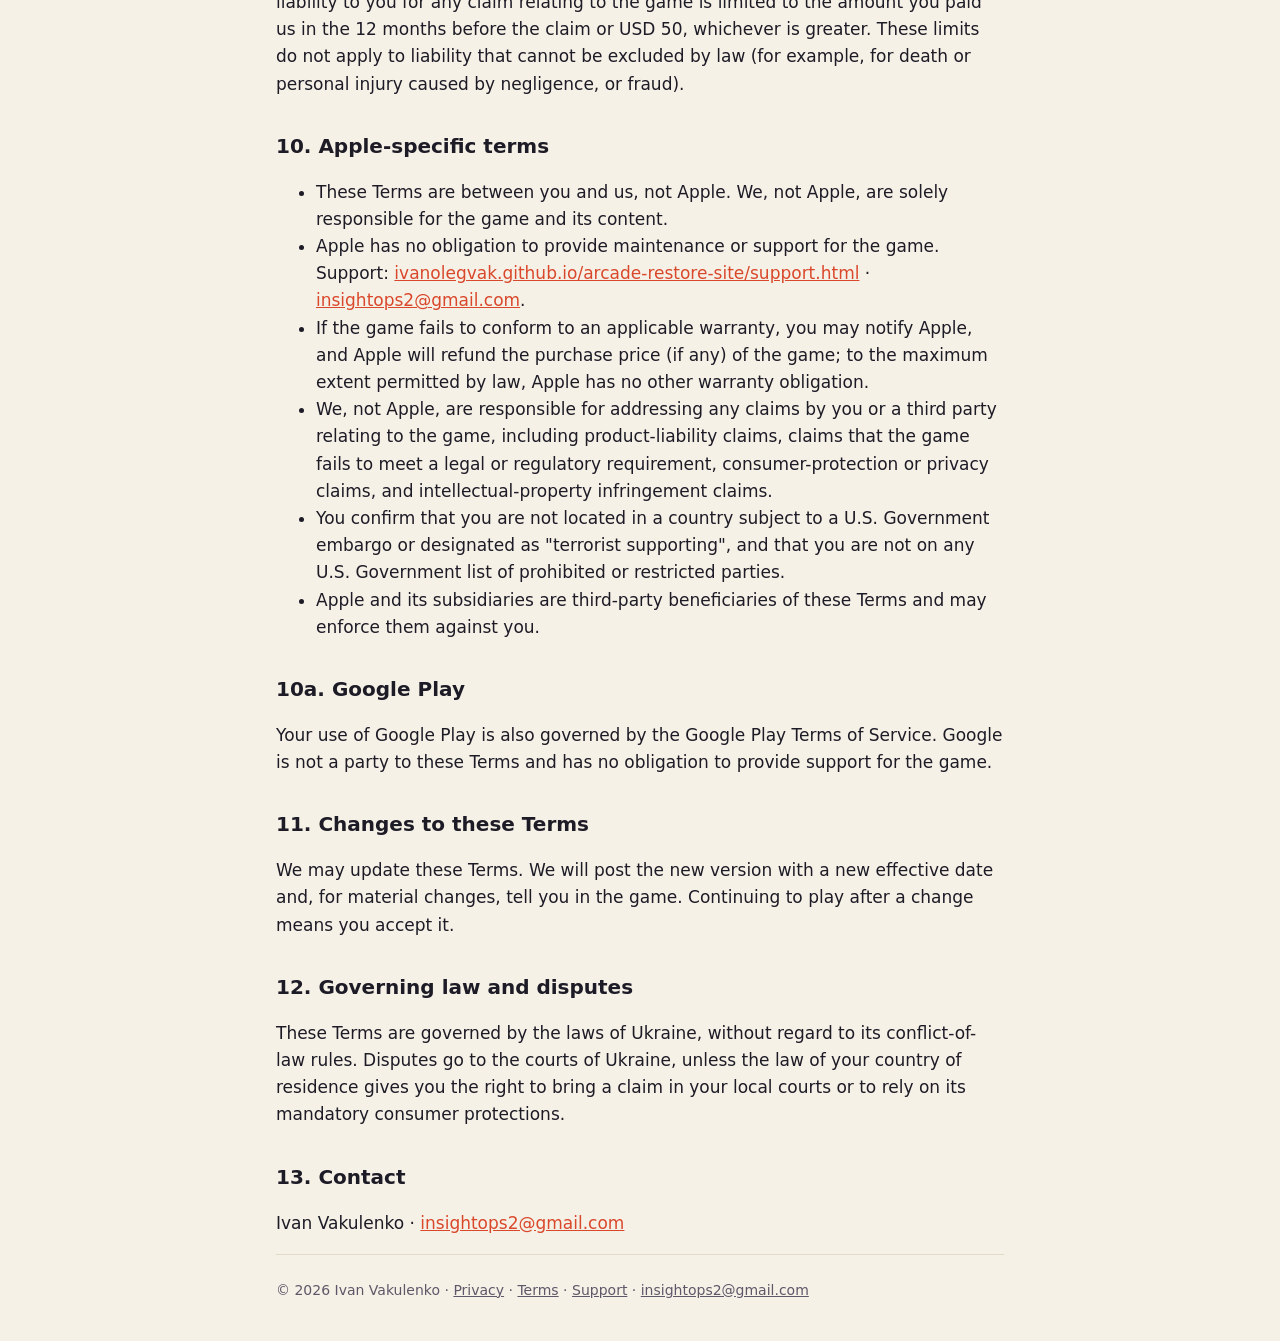
<file: terms.html>
<!doctype html>
<html lang="en">
<head>
<meta charset="utf-8">
<meta name="viewport" content="width=device-width, initial-scale=1">
<title>Terms of Use — Arcade Restore</title>
<meta name="description" content="Terms of Use for the Arcade Restore mobile game for iPhone, iPad and Android devices.">
<link rel="stylesheet" href="style.css">
</head>
<body>
<div class="wrap legal">
  <header>
    <a class="logo" href="index.html">ARCADE RESTORE</a>
    <nav><a href="privacy.html">Privacy</a><a href="terms.html" aria-current="page">Terms</a><a href="support.html">Support</a></nav>
  </header>

  <main>
    <h1>Terms of Use</h1>
    <p><strong>Effective date:</strong> October 25, 2026<br>
    <strong>Publisher:</strong> Ivan Vakulenko, an individual developer ("we", "us") · Contact: <a href="mailto:insightops2@gmail.com">insightops2@gmail.com</a></p>

    <p>These Terms are an agreement between you and us for the Arcade Restore mobile game ("the game"). By downloading or playing the game you accept these Terms and our <a href="https://ivanolegvak.github.io/arcade-restore-site/privacy.html">Privacy Policy</a>. If you do not accept them, do not use the game.</p>

    <h2>1. Licence to use the game</h2>
    <p>We grant you a personal, limited, non-exclusive, non-transferable, revocable licence to install and play the game on Apple or Android devices you own or control, for your own non-commercial entertainment, as permitted by the Usage Rules in Apple's Media Services Terms and Conditions (App Store) or the Google Play Terms of Service (Google Play). We keep all rights we do not expressly grant. The game is licensed, not sold.</p>

    <h2>2. Prohibited conduct</h2>
    <p>You must not:</p>
    <ul>
      <li>copy, modify, translate, reverse-engineer, decompile or disassemble the game, except where the law expressly allows it;</li>
      <li>cheat, use bots, modify game files or save data, or exploit bugs to obtain coins, boosters, Premium benefits or other items;</li>
      <li>obtain virtual items or Premium outside the official App Store or Google Play purchase flow, or resell, trade or transfer them;</li>
      <li>interfere with the game, its partners' services, or other users;</li>
      <li>use the game in a way that breaks any law.</li>
    </ul>
    <p>We may suspend or end your licence if you break these Terms.</p>

    <h2>3. Virtual currency and items</h2>
    <ul>
      <li>The game uses virtual <strong>coins</strong>, <strong>boosters</strong> and <strong>cosmetic skins</strong> ("virtual items"). Virtual items are part of your licence: they are <strong>not your property, have no cash value</strong>, and cannot be exchanged for real money, goods or anything of value outside the game, or transferred to another person.</li>
      <li>You can earn coins by playing or buy them in the game. Coins are spent on boosters, continues and cosmetic skins. There are <strong>no random rewards</strong>: every purchase states exactly what you get.</li>
      <li>Purchases of virtual items are final and <strong>non-refundable, except as required by law or by Apple's or Google's policies</strong>. Refund requests go to the store you bought from: App Store purchases to Apple (<a href="https://reportaproblem.apple.com">reportaproblem.apple.com</a>), Google Play purchases to Google (Google Play app &gt; Payments &amp; subscriptions &gt; Budget &amp; history, or <a href="https://support.google.com/googleplay">support.google.com/googleplay</a> "Request a refund"); we cannot issue refunds ourselves.</li>
      <li>Virtual items and progress are stored <strong>only on your device</strong>. If you delete the game or lose the device, they cannot be recovered, except that the Premium subscription and any non-consumable items can be restored with <strong>Restore purchases</strong> in the Shop using the same Apple ID (iPhone/iPad) or automatically when you sign in to Google Play with the same Google account (Android). Spent or unspent coins cannot be restored.</li>
      <li>We may change the game's balance, prices in coins, and the content of virtual items, but we will not take away items you have already received, except to correct an obvious error or abuse.</li>
    </ul>

    <h2>4. Premium subscription</h2>
    <p>Premium is an optional auto-renewable subscription.</p>
    <ul>
      <li><strong>Price and period:</strong> the price and the billing period are shown in the App Store or Google Play and in the game before you buy.</li>
      <li><strong>Benefits (while active):</strong> unlimited boosters, unlimited continues, x2 coins on every win. Booster and continue limits per level that apply to everyone still apply.</li>
      <li><strong>Payment:</strong> charged to your Apple ID (App Store) or your Google Play account (Google Play) at confirmation of purchase.</li>
      <li><strong>Auto-renewal:</strong> the subscription <strong>renews automatically every period until you cancel</strong> at least 24 hours before the current period ends. Your account is charged for renewal within the 24 hours before the current period ends. On Google Play, the subscription renews at the end of each period unless you cancel before the renewal date.</li>
      <li><strong>Cancel:</strong> anytime in iOS Settings &gt; your name &gt; Subscriptions (or in the App Store app: your profile &gt; Subscriptions). On Android: Google Play app &gt; your profile icon &gt; Payments &amp; subscriptions &gt; Subscriptions &gt; Arcade Restore &gt; Cancel subscription. Premium stays on until the end of the paid period. Deleting the game does not cancel the subscription.</li>
      <li><strong>Refunds:</strong> handled by Apple or Google under their policies.</li>
      <li><strong>Price changes:</strong> if the price changes, the store (Apple or Google) notifies you in advance and, where required, asks for your consent before the next renewal.</li>
    </ul>

    <h2>5. Rewarded ads</h2>
    <p>If the game offers optional rewarded ads, you can choose to watch a video ad for a reward. Watching is always optional. We do not guarantee that an ad is available, or that a reward is granted if the ad is not completed or fails to load.</p>

    <h2>6. Intellectual property</h2>
    <p>The game — including its code, levels, characters (the BITS and the Smudge King), pixel art, music, original sound effects, text and design — is owned by Ivan Vakulenko and protected by intellectual-property laws. Some components are used under third-party licences (for example, a font under the SIL Open Font License 1.1 and sound effects released under CC0 1.0); they are listed in the game under Settings &gt; Credits. Nothing in these Terms transfers any intellectual property to you.</p>

    <h2>7. Updates and availability</h2>
    <p>We may update, change or stop the game or any feature at any time. Some updates may be needed to keep playing. We do not promise that the game will always be available or free of errors.</p>

    <h2>8. Disclaimers</h2>
    <p>To the extent permitted by law, the game is provided <strong>"as is" and "as available"</strong>, without warranties of any kind, express or implied, including fitness for a particular purpose, merchantability and non-infringement. Nothing in these Terms limits rights you have as a consumer that cannot be limited by contract.</p>

    <h2>9. Limitation of liability</h2>
    <p>To the extent permitted by law, we are not liable for indirect, incidental, special or consequential damages, or for loss of data, progress or virtual items. Our total liability to you for any claim relating to the game is limited to the amount you paid us in the 12 months before the claim or USD 50, whichever is greater. These limits do not apply to liability that cannot be excluded by law (for example, for death or personal injury caused by negligence, or fraud).</p>

    <h2>10. Apple-specific terms</h2>
    <ul>
      <li>These Terms are between you and us, not Apple. We, not Apple, are solely responsible for the game and its content.</li>
      <li>Apple has no obligation to provide maintenance or support for the game. Support: <a href="https://ivanolegvak.github.io/arcade-restore-site/support.html">ivanolegvak.github.io/arcade-restore-site/support.html</a> · <a href="mailto:insightops2@gmail.com">insightops2@gmail.com</a>.</li>
      <li>If the game fails to conform to an applicable warranty, you may notify Apple, and Apple will refund the purchase price (if any) of the game; to the maximum extent permitted by law, Apple has no other warranty obligation.</li>
      <li>We, not Apple, are responsible for addressing any claims by you or a third party relating to the game, including product-liability claims, claims that the game fails to meet a legal or regulatory requirement, consumer-protection or privacy claims, and intellectual-property infringement claims.</li>
      <li>You confirm that you are not located in a country subject to a U.S. Government embargo or designated as "terrorist supporting", and that you are not on any U.S. Government list of prohibited or restricted parties.</li>
      <li>Apple and its subsidiaries are third-party beneficiaries of these Terms and may enforce them against you.</li>
    </ul>

    <h2>10a. Google Play</h2>
    <p>Your use of Google Play is also governed by the Google Play Terms of Service. Google is not a party to these Terms and has no obligation to provide support for the game.</p>

    <h2>11. Changes to these Terms</h2>
    <p>We may update these Terms. We will post the new version with a new effective date and, for material changes, tell you in the game. Continuing to play after a change means you accept it.</p>

    <h2>12. Governing law and disputes</h2>
    <p>These Terms are governed by the laws of Ukraine, without regard to its conflict-of-law rules. Disputes go to the courts of Ukraine, unless the law of your country of residence gives you the right to bring a claim in your local courts or to rely on its mandatory consumer protections.</p>

    <h2>13. Contact</h2>
    <p>Ivan Vakulenko · <a href="mailto:insightops2@gmail.com">insightops2@gmail.com</a></p>
  </main>

  <footer>
    © 2026 Ivan Vakulenko · <a href="privacy.html">Privacy</a> · <a href="terms.html">Terms</a> · <a href="support.html">Support</a> · <a href="mailto:insightops2@gmail.com">insightops2@gmail.com</a>
  </footer>
</div>
</body>
</html>
</file>
<file: style.css>
:root {
  --bg: #f6f1e7; --fg: #1d1b26; --muted: #5d5868; --card: #fffaf0; --line: #e2d9c6;
  --accent: #d9482b;
  --p1: #f2a541; --p2: #f07b3f; --p3: #e84a5f; --p4: #6c5b7b; --p5: #4b7f8c; --p6: #2a4a5c; --p7: #1b2a38;
}
@media (prefers-color-scheme: dark) {
  :root:not([data-theme="light"]) {
    --bg: #14131a; --fg: #ece8f2; --muted: #a59fb3; --card: #1d1b26; --line: #2f2b3a;
    --accent: #ff7a59;
  }
}
* { box-sizing: border-box; }
body {
  margin: 0; background: var(--bg); color: var(--fg);
  font: 17px/1.6 ui-sans-serif, system-ui, -apple-system, "Segoe UI", Roboto, sans-serif;
}
.wrap { max-width: 760px; margin: 0 auto; padding: 0 16px; }
header { padding: 24px 0 8px; display: flex; justify-content: space-between; align-items: center; gap: 16px; flex-wrap: wrap; }
.logo { font: 700 18px/1 ui-monospace, "SF Mono", Menlo, monospace; letter-spacing: .08em; text-decoration: none; color: var(--fg); }
nav a { color: var(--muted); text-decoration: none; margin-left: 16px; font-size: 15px; }
nav a:hover, nav a[aria-current="page"], a { color: var(--accent); }
.hero { display: grid; grid-template-columns: 1.1fr 1fr; gap: 32px; align-items: center; padding: 32px 0 48px; }
h1 { font-size: clamp(30px, 6vw, 44px); line-height: 1.1; margin: 0 0 16px; letter-spacing: -.01em; }
.lede { color: var(--muted); font-size: 19px; margin: 0 0 24px; }
.badge {
  display: inline-block; padding: 10px 18px; border-radius: 10px; border: 1px dashed var(--line);
  color: var(--muted); font-size: 15px;
}
.poster { width: 100%; height: auto; border-radius: 12px; background: var(--card); padding: 10px; border: 1px solid var(--line); }
.poster .faded { opacity: .18; }
.features { display: grid; grid-template-columns: repeat(3, 1fr); gap: 16px; padding-bottom: 48px; }
.card { background: var(--card); border: 1px solid var(--line); border-radius: 12px; padding: 18px; }
.card h2 { font-size: 17px; margin: 0 0 6px; }
.card p { margin: 0; color: var(--muted); font-size: 15px; }
footer { border-top: 1px solid var(--line); padding: 24px 0 40px; color: var(--muted); font-size: 14px; }
footer a { color: var(--muted); }
.legal h1 { font-size: 32px; margin-top: 24px; }
.legal h2 { font-size: 20px; margin-top: 32px; }
.legal table { width: 100%; border-collapse: collapse; font-size: 15px; }
.legal th, .legal td { text-align: left; vertical-align: top; padding: 8px; border-bottom: 1px solid var(--line); }
@media (max-width: 640px) {
  .hero, .features { grid-template-columns: 1fr; }
  .hero { padding-top: 16px; }
  nav a { margin-left: 12px; }
  .legal table { font-size: 14px; }
  .legal th, .legal td { padding: 6px 4px; overflow-wrap: anywhere; hyphens: auto; }
}
</file>
